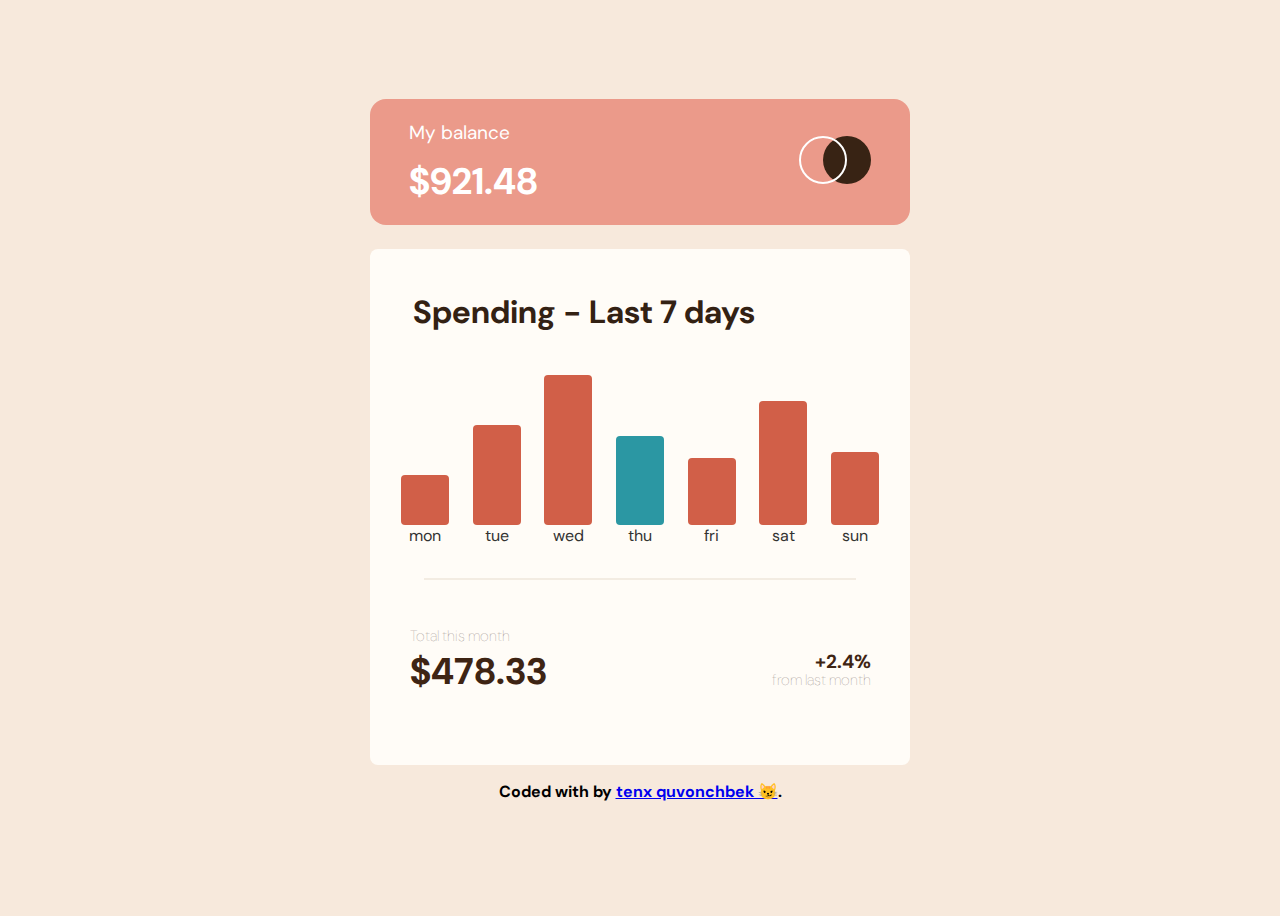
<file: index.html>
<!DOCTYPE html>
<html lang="en">
<title>tenx academy</title>
<head>
  <meta name="viewport" content="width=device-width, initial-scale=1.0">
  <meta name="description" content="This short description describes my website.">
  <title>Frontend Mentor | Expenses chart component</title>

  <link href="./style.css" rel="stylesheet">
  <link rel="preconnect" href="https://fonts.googleapis.com">
  <link rel="preconnect" href="https://fonts.gstatic.com" crossorigin>
  <link href="https://fonts.googleapis.com/css2?family=DM+Sans:ital,opsz,wght@0,9..40,400;1,9..40,700&display=swap"
    rel="stylesheet">
    <link rel="icon" type="image/x-icon" href="/expenses-chart-component-main/images/favicon-32x32.png">


</head>

<body>

  <div class="parent-container">
    <div class="head-contanier">
      <div class="balance-container">
        <p> My balance </p>
        <p> $921.48</p>
      </div>
      <div class="logo-container">
        <img src="./expenses-chart-component-main/images/logo.svg" alt="logo" />
      </div>

    </div>
    <div class="body-container">
      <h1>Spending - Last 7 days</h1>
      <div class="bars-container">
       
      </div>
      <div class="days-container">
        <div class="monday"> mon
        </div>
        <div class="tuesday"> tue
        </div>
        <div class="wednesday"> wed
        </div>
        <div class="thursday"> thu
        </div>
        <div class="friday"> fri
        </div>
        <div class="saturday">sat
        </div>
        <div class="sunday">sun</div>

      </div>
      <hr>
      <div class="head-contanier second">
        <div class="balance-container">
          <p> 
            <span class="label">Total this month</span>
          </p>
          <p> <span class="num">$478.33</span> </p>

        </div>
        <div class="balance-container">
          <p> <span class="num">+2.4%</span>
          </p>
          <p><span class="label">from last month</span></p>
        </div>

      </div>
    </div>
    <footer>
      <p class="attribution">
       
        Coded with  by <a href="https://www.instagram.com/djorayev_07_ake/">tenx quvonchbek 😼</a>.
      </p>
    </footer>
  </div>



  <script src="./script.js"></script>

</body>

</html>
</file>
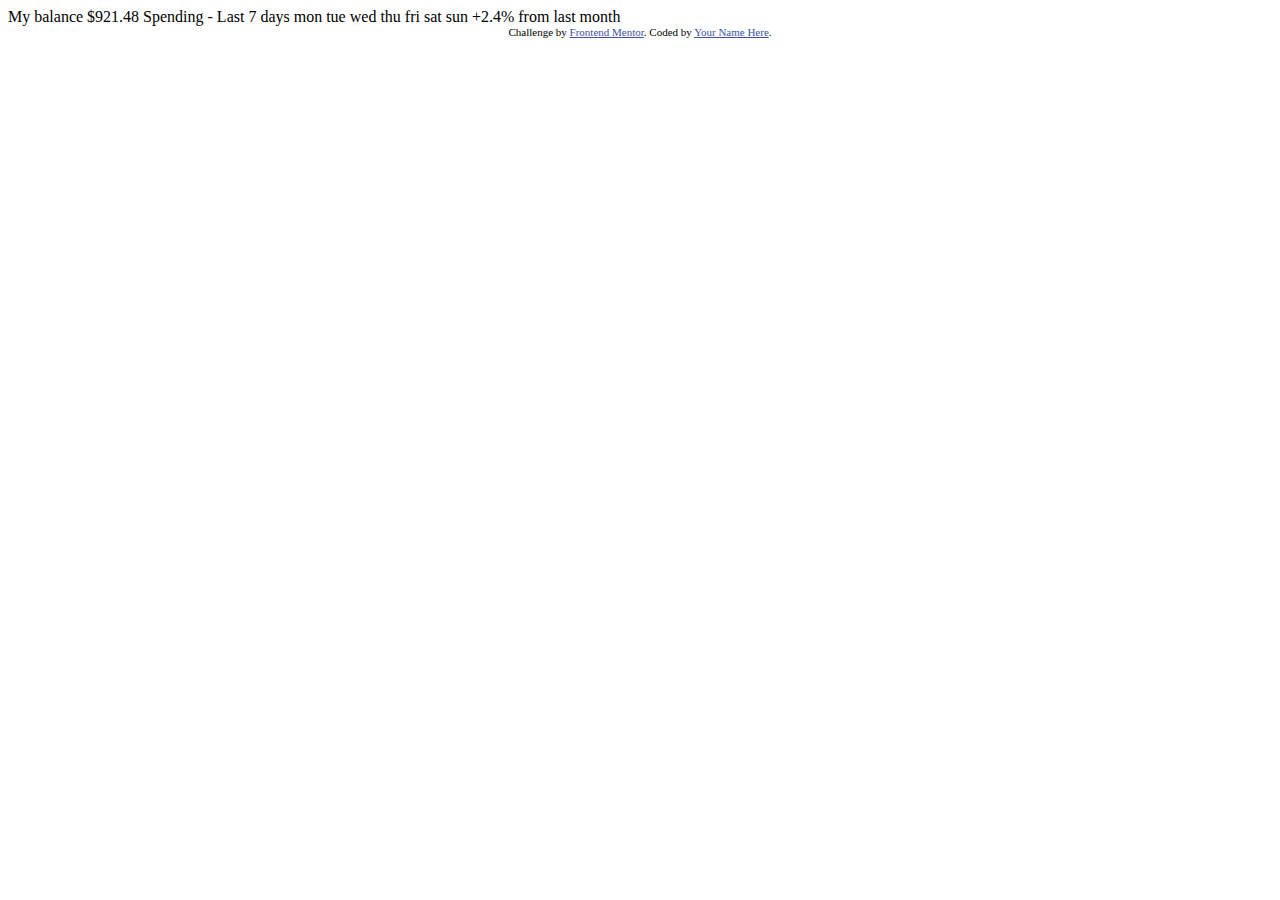
<file: expenses-chart-component-main/index.html>
<!DOCTYPE html>
<html lang="en">
<head>
  <meta charset="UTF-8">
  <meta name="viewport" content="width=device-width, initial-scale=1.0"> <!-- displays site properly based on user's device -->

  <link rel="icon" type="image/png" sizes="32x32" href="./images/favicon-32x32.png">
  
  <title>Frontend Mentor | Expenses chart component</title>

  <!-- Feel free to remove these styles or customise in your own stylesheet 👍 -->
  <style>
    .attribution { font-size: 11px; text-align: center; }
    .attribution a { color: hsl(228, 45%, 44%); }
  </style>
</head>
<body>

  My balance
  $921.48

  Spending - Last 7 days

  mon
  tue
  wed
  thu
  fri
  sat
  sun



  +2.4%
  from last month
  
  <div class="attribution">
    Challenge by <a href="https://www.frontendmentor.io?ref=challenge" target="_blank">Frontend Mentor</a>. 
    Coded by <a href="#">Your Name Here</a>.
  </div>
</body>
</html>
</file>
<file: style.css>
* {
    font-family: 'DM Sans', sans-serif;
}

body {
    background-color: #f7e9dc;
    min-height: 100vh;
    display: flex;
    justify-content: center;
    align-items: center;
}

.parent-container {
    min-height: 660px;
    width: 540px;
}

.head-contanier {
    display: flex;
    justify-content: space-between;
    padding: 0rem 39px;
    padding-top: 1px;
    background: #eb9a8a;
    border-radius: 1rem;
    color: white;
    align-items: center;
    min-height: 125px;
}

.head-contanier p {
    margin: 0;
}

.head-contanier p:nth-of-type(2) {
    font-weight: bold;
    font-size: 37px;
    margin-top: 12px;
}

.head-contanier p:nth-of-type(1) {
    font-size: 19px;
}

.bars-container,
.days-container {
    display: flex;
    justify-content: space-around;
    align-items: end;
    color: #333332;
    width: 93%;
    margin: auto;
    cursor: pointer;
}

.bars-container>div {
    background: #d15f48;
    width: 9.6%;
    height: 12rem;
    border-radius: 4px;
    position: relative;
}

.body-container {
    background: #fffcf7;
    border-radius: 0.5rem;
    padding: .5px;
    margin-top: 24px;
    min-height: 515px;

}

hr {

    background: #f3ece2;
    height: 2px;
    border: none;
    width: 80% ;
    margin-top: 2rem;

}

.head-contanier.second {
    background: none;
    border-radius: 0rem;
    color: black;
    align-items: end;
    min-height: 76px;
        margin-top: 2rem;
}

h1 {
    color: #332113;
    margin: 42px;
}
span.num {
    color: #3e2413;
    font-weight: bold;
}
span.label {
    color: #918682;
    font-size: 15px;
    font-weight: 100;
}
.head-contanier.second p {
    margin: 0;
    padding: 0;
    line-height: 35px;
}
.head-contanier.second .balance-container:nth-of-type(2) p {
    line-height: 18px;
    display: flex;
    justify-content: end;
}
.days-container>div {
    text-align: center;
    width: 45px;
}
.bars-container .current-day{
    background-color: #2b97a3 ;
}
.bars-container>div span {
    background: #362012;
    color: white;
    padding: 0.5rem;
    border-radius: 0.2rem;
    display: inline-block;
    text-align: center;
    padding: 0.5rem;
    position: absolute;
    top: -41px;
    left: -8px;
    opacity: 0;
     z-index: 1;

}
.bars-container>div:hover span{
    opacity: 1;
    
}
footer{
    font-weight: bold;
        text-align: center;
}
</file>
